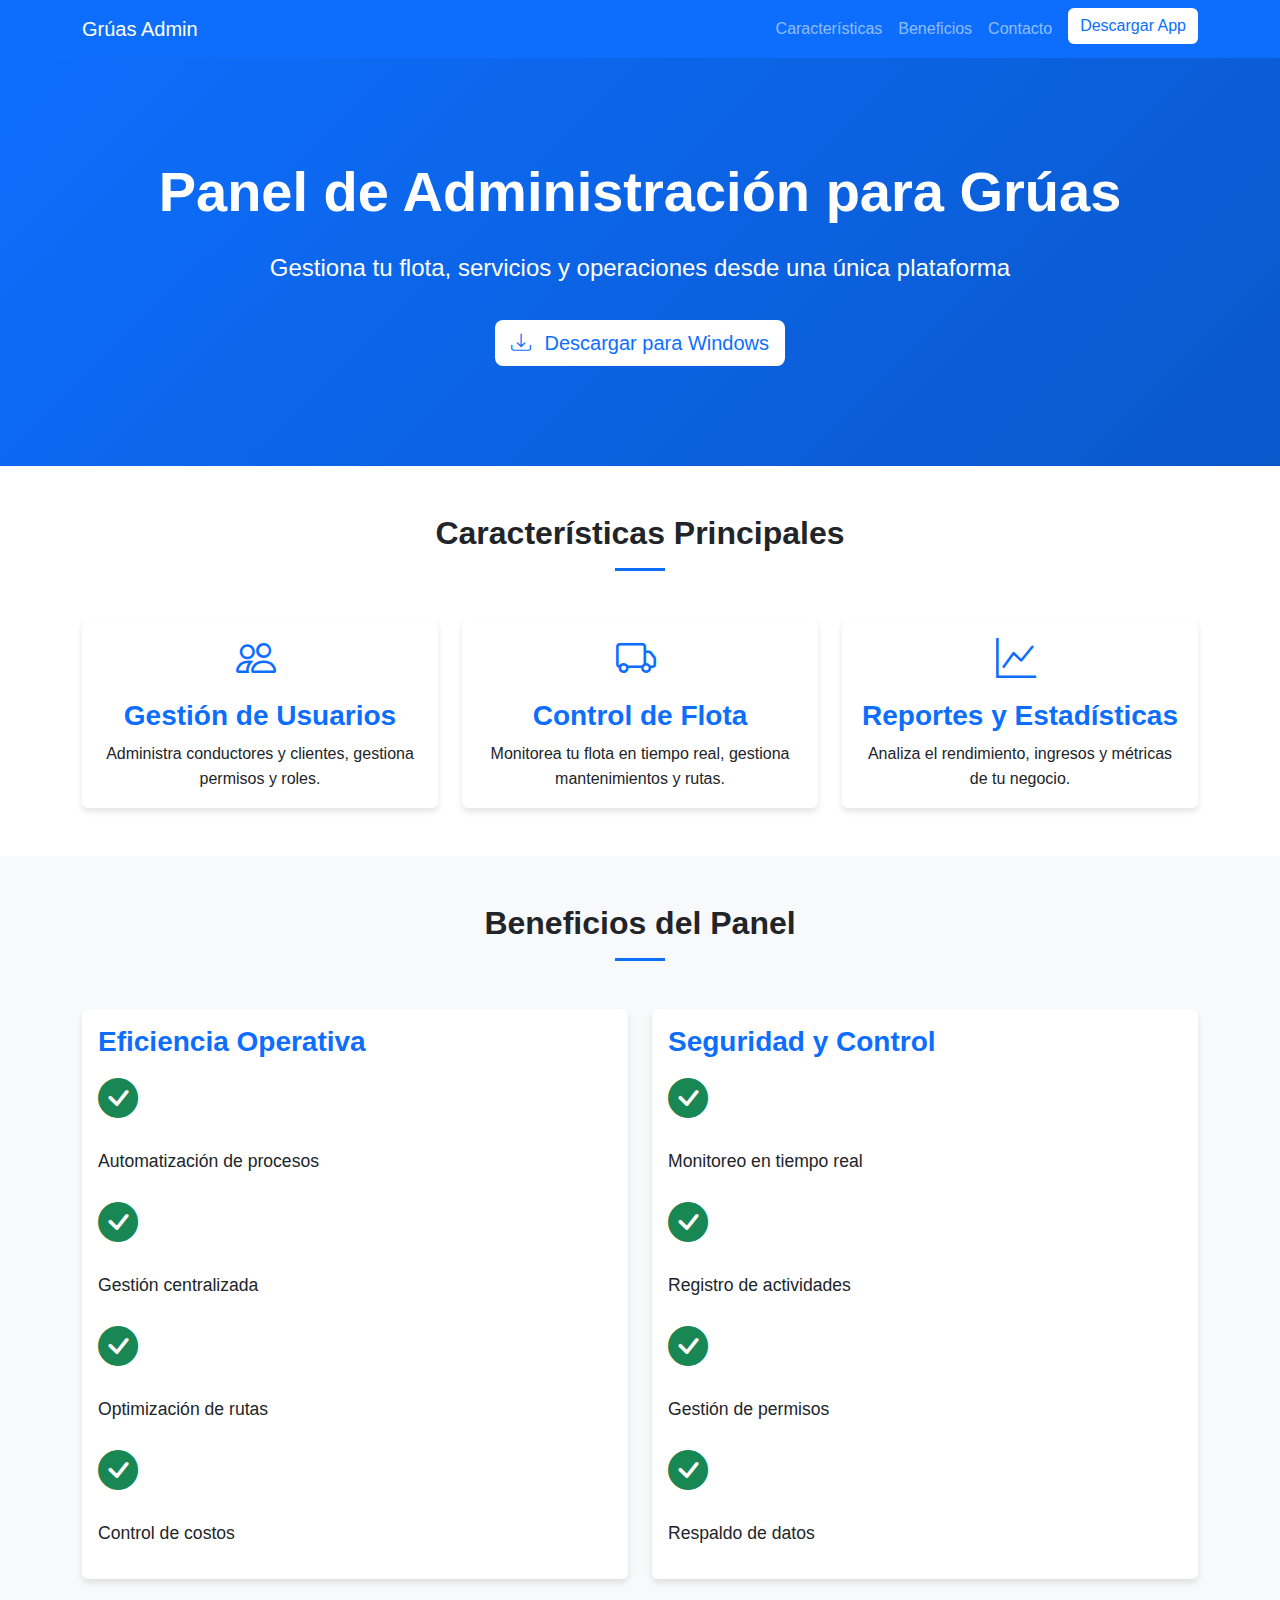
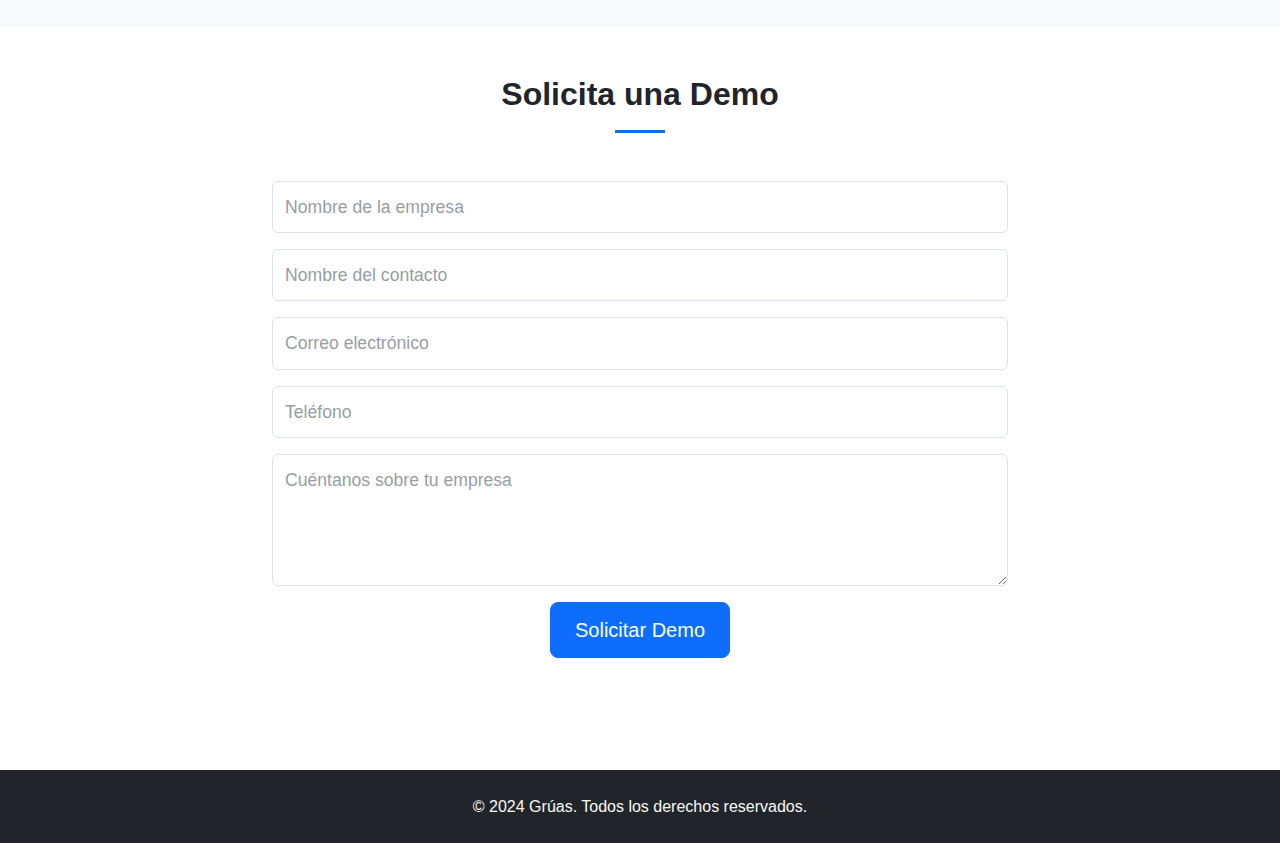
<file: gruas_landing_admin/index.html>
<!DOCTYPE html>
<html lang="es">
<head>
    <meta charset="UTF-8">
    <meta name="viewport" content="width=device-width, initial-scale=1.0">
    <title>Grúas - Panel de Administración</title>
    <link href="https://cdn.jsdelivr.net/npm/bootstrap@5.3.0/dist/css/bootstrap.min.css" rel="stylesheet">
    <link rel="stylesheet" href="https://cdn.jsdelivr.net/npm/bootstrap-icons@1.7.2/font/bootstrap-icons.css">
    <link rel="stylesheet" href="styles.css">
</head>
<body>
    <!-- Navbar -->
    <nav class="navbar navbar-expand-lg navbar-dark bg-primary">
        <div class="container">
            <a class="navbar-brand" href="#">Grúas Admin</a>
            <button class="navbar-toggler" type="button" data-bs-toggle="collapse" data-bs-target="#navbarNav">
                <span class="navbar-toggler-icon"></span>
            </button>
            <div class="collapse navbar-collapse" id="navbarNav">
                <ul class="navbar-nav ms-auto">
                    <li class="nav-item">
                        <a class="nav-link" href="#caracteristicas">Características</a>
                    </li>
                    <li class="nav-item">
                        <a class="nav-link" href="#beneficios">Beneficios</a>
                    </li>
                    <li class="nav-item">
                        <a class="nav-link" href="#contacto">Contacto</a>
                    </li>
                    <li class="nav-item">
                        <a class="btn btn-light ms-2" href="#descargar">Descargar App</a>
                    </li>
                </ul>
            </div>
        </div>
    </nav>

    <!-- Hero Section -->
    <section class="hero text-center">
        <div class="container">
            <h1>Panel de Administración para Grúas</h1>
            <p class="lead">Gestiona tu flota, servicios y operaciones desde una única plataforma</p>
            <div class="mt-4">
                <a href="#" class="btn btn-light btn-lg">
                    <i class="bi bi-download"></i> Descargar para Windows
                </a>
            </div>
        </div>
    </section>

    <!-- Características Section -->
    <section id="caracteristicas" class="py-5">
        <div class="container">
            <h2 class="text-center mb-5">Características Principales</h2>
            <div class="row g-4">
                <div class="col-md-4">
                    <div class="card h-100">
                        <div class="card-body text-center">
                            <i class="bi bi-people text-primary display-4"></i>
                            <h3 class="card-title mt-3">Gestión de Usuarios</h3>
                            <p class="card-text">Administra conductores y clientes, gestiona permisos y roles.</p>
                        </div>
                    </div>
                </div>
                <div class="col-md-4">
                    <div class="card h-100">
                        <div class="card-body text-center">
                            <i class="bi bi-truck text-primary display-4"></i>
                            <h3 class="card-title mt-3">Control de Flota</h3>
                            <p class="card-text">Monitorea tu flota en tiempo real, gestiona mantenimientos y rutas.</p>
                        </div>
                    </div>
                </div>
                <div class="col-md-4">
                    <div class="card h-100">
                        <div class="card-body text-center">
                            <i class="bi bi-graph-up text-primary display-4"></i>
                            <h3 class="card-title mt-3">Reportes y Estadísticas</h3>
                            <p class="card-text">Analiza el rendimiento, ingresos y métricas de tu negocio.</p>
                        </div>
                    </div>
                </div>
            </div>
        </div>
    </section>

    <!-- Beneficios Section -->
    <section id="beneficios" class="py-5 bg-light">
        <div class="container">
            <h2 class="text-center mb-5">Beneficios del Panel</h2>
            <div class="row g-4">
                <div class="col-md-6">
                    <div class="card h-100">
                        <div class="card-body">
                            <h3 class="card-title">Eficiencia Operativa</h3>
                            <ul class="list-unstyled">
                                <li><i class="bi bi-check-circle-fill text-success"></i> Automatización de procesos</li>
                                <li><i class="bi bi-check-circle-fill text-success"></i> Gestión centralizada</li>
                                <li><i class="bi bi-check-circle-fill text-success"></i> Optimización de rutas</li>
                                <li><i class="bi bi-check-circle-fill text-success"></i> Control de costos</li>
                            </ul>
                        </div>
                    </div>
                </div>
                <div class="col-md-6">
                    <div class="card h-100">
                        <div class="card-body">
                            <h3 class="card-title">Seguridad y Control</h3>
                            <ul class="list-unstyled">
                                <li><i class="bi bi-check-circle-fill text-success"></i> Monitoreo en tiempo real</li>
                                <li><i class="bi bi-check-circle-fill text-success"></i> Registro de actividades</li>
                                <li><i class="bi bi-check-circle-fill text-success"></i> Gestión de permisos</li>
                                <li><i class="bi bi-check-circle-fill text-success"></i> Respaldo de datos</li>
                            </ul>
                        </div>
                    </div>
                </div>
            </div>
        </div>
    </section>

    <!-- Contacto Section -->
    <section id="contacto" class="py-5">
        <div class="container">
            <h2 class="text-center mb-5">Solicita una Demo</h2>
            <div class="row justify-content-center">
                <div class="col-md-8">
                    <form>
                        <div class="mb-3">
                            <input type="text" class="form-control" placeholder="Nombre de la empresa">
                        </div>
                        <div class="mb-3">
                            <input type="text" class="form-control" placeholder="Nombre del contacto">
                        </div>
                        <div class="mb-3">
                            <input type="email" class="form-control" placeholder="Correo electrónico">
                        </div>
                        <div class="mb-3">
                            <input type="tel" class="form-control" placeholder="Teléfono">
                        </div>
                        <div class="mb-3">
                            <textarea class="form-control" rows="4" placeholder="Cuéntanos sobre tu empresa"></textarea>
                        </div>
                        <div class="text-center">
                            <button type="submit" class="btn btn-primary btn-lg">Solicitar Demo</button>
                        </div>
                    </form>
                </div>
            </div>
        </div>
    </section>

    <!-- Footer -->
    <footer class="bg-dark text-light py-4">
        <div class="container text-center">
            <p class="mb-0">&copy; 2024 Grúas. Todos los derechos reservados.</p>
        </div>
    </footer>

    <script src="https://cdn.jsdelivr.net/npm/bootstrap@5.3.0/dist/js/bootstrap.bundle.min.js"></script>
</body>
</html>
</file>
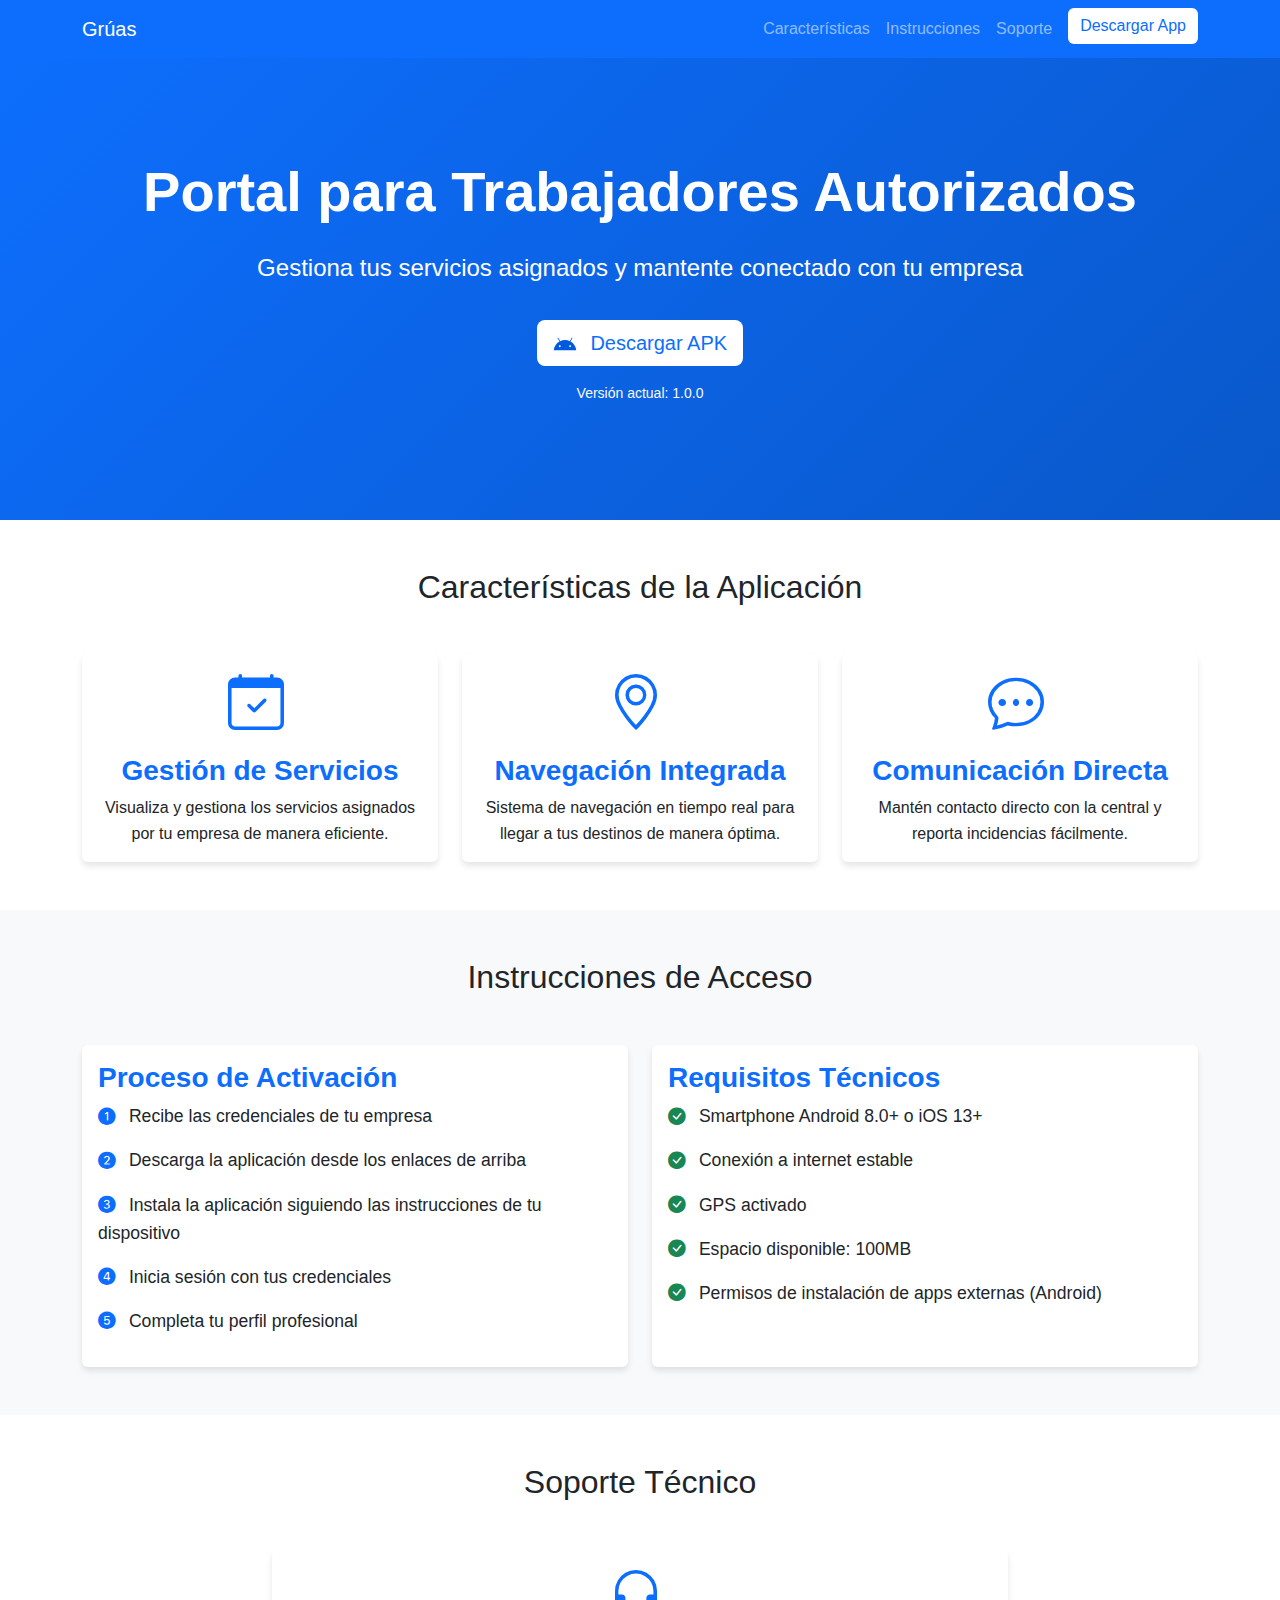
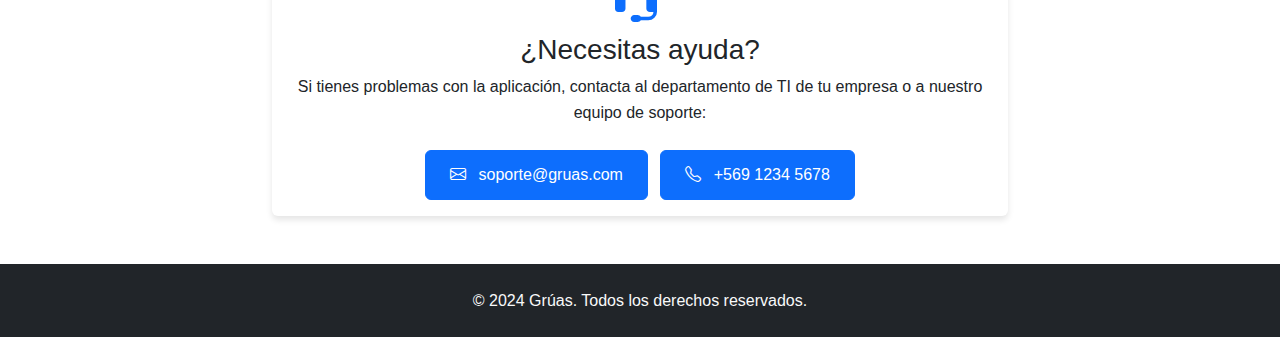
<file: gruas_landing_worker/index.html>
<!DOCTYPE html>
<html lang="es">
<head>
    <meta charset="UTF-8">
    <meta name="viewport" content="width=device-width, initial-scale=1.0">
    <title>Grúas - Portal de Trabajadores</title>
    <link href="https://cdn.jsdelivr.net/npm/bootstrap@5.3.0/dist/css/bootstrap.min.css" rel="stylesheet">
    <link rel="stylesheet" href="https://cdn.jsdelivr.net/npm/bootstrap-icons@1.7.2/font/bootstrap-icons.css">
    <link rel="stylesheet" href="styles.css">
</head>
<body>
    <!-- Navbar -->
    <nav class="navbar navbar-expand-lg navbar-dark bg-primary">
        <div class="container">
            <a class="navbar-brand" href="#">Grúas</a>
            <button class="navbar-toggler" type="button" data-bs-toggle="collapse" data-bs-target="#navbarNav">
                <span class="navbar-toggler-icon"></span>
            </button>
            <div class="collapse navbar-collapse" id="navbarNav">
                <ul class="navbar-nav ms-auto">
                    <li class="nav-item">
                        <a class="nav-link" href="#caracteristicas">Características</a>
                    </li>
                    <li class="nav-item">
                        <a class="nav-link" href="#instrucciones">Instrucciones</a>
                    </li>
                    <li class="nav-item">
                        <a class="nav-link" href="#soporte">Soporte</a>
                    </li>
                    <li class="nav-item">
                        <a class="btn btn-light ms-2" href="#descargar">Descargar App</a>
                    </li>
                </ul>
            </div>
        </div>
    </nav>

    <!-- Hero Section -->
    <section class="hero text-center">
        <div class="container">
            <h1>Portal para Trabajadores Autorizados</h1>
            <p class="lead">Gestiona tus servicios asignados y mantente conectado con tu empresa</p>
            <div class="mt-4">
                <a href="downloads/gruas-worker.apk" class="btn btn-light btn-lg">
                    <img src="icons/android.svg" alt="Android" style="width:24px;height:24px;vertical-align:middle;margin-right:8px;filter: invert(32%) sepia(99%) saturate(7496%) hue-rotate(210deg) brightness(98%) contrast(101%);"> Descargar APK
                </a>
            </div>
            <p class="mt-3 text-light small">Versión actual: 1.0.0</p>
        </div>
    </section>

    <!-- Características Section -->
    <section id="caracteristicas" class="py-5">
        <div class="container">
            <h2 class="text-center mb-5">Características de la Aplicación</h2>
            <div class="row g-4">
                <div class="col-md-4">
                    <div class="card h-100">
                        <div class="card-body text-center">
                            <i class="bi bi-calendar-check text-primary display-4"></i>
                            <h3 class="card-title mt-3">Gestión de Servicios</h3>
                            <p class="card-text">Visualiza y gestiona los servicios asignados por tu empresa de manera eficiente.</p>
                        </div>
                    </div>
                </div>
                <div class="col-md-4">
                    <div class="card h-100">
                        <div class="card-body text-center">
                            <i class="bi bi-geo-alt text-primary display-4"></i>
                            <h3 class="card-title mt-3">Navegación Integrada</h3>
                            <p class="card-text">Sistema de navegación en tiempo real para llegar a tus destinos de manera óptima.</p>
                        </div>
                    </div>
                </div>
                <div class="col-md-4">
                    <div class="card h-100">
                        <div class="card-body text-center">
                            <i class="bi bi-chat-dots text-primary display-4"></i>
                            <h3 class="card-title mt-3">Comunicación Directa</h3>
                            <p class="card-text">Mantén contacto directo con la central y reporta incidencias fácilmente.</p>
                        </div>
                    </div>
                </div>
            </div>
        </div>
    </section>

    <!-- Instrucciones Section -->
    <section id="instrucciones" class="py-5 bg-light">
        <div class="container">
            <h2 class="text-center mb-5">Instrucciones de Acceso</h2>
            <div class="row g-4">
                <div class="col-md-6">
                    <div class="card h-100">
                        <div class="card-body">
                            <h3 class="card-title">Proceso de Activación</h3>
                            <ul class="list-unstyled">
                                <li><i class="bi bi-1-circle-fill text-primary"></i> Recibe las credenciales de tu empresa</li>
                                <li><i class="bi bi-2-circle-fill text-primary"></i> Descarga la aplicación desde los enlaces de arriba</li>
                                <li><i class="bi bi-3-circle-fill text-primary"></i> Instala la aplicación siguiendo las instrucciones de tu dispositivo</li>
                                <li><i class="bi bi-4-circle-fill text-primary"></i> Inicia sesión con tus credenciales</li>
                                <li><i class="bi bi-5-circle-fill text-primary"></i> Completa tu perfil profesional</li>
                            </ul>
                        </div>
                    </div>
                </div>
                <div class="col-md-6">
                    <div class="card h-100">
                        <div class="card-body">
                            <h3 class="card-title">Requisitos Técnicos</h3>
                            <ul class="list-unstyled">
                                <li><i class="bi bi-check-circle-fill text-success"></i> Smartphone Android 8.0+ o iOS 13+</li>
                                <li><i class="bi bi-check-circle-fill text-success"></i> Conexión a internet estable</li>
                                <li><i class="bi bi-check-circle-fill text-success"></i> GPS activado</li>
                                <li><i class="bi bi-check-circle-fill text-success"></i> Espacio disponible: 100MB</li>
                                <li><i class="bi bi-check-circle-fill text-success"></i> Permisos de instalación de apps externas (Android)</li>
                            </ul>
                        </div>
                    </div>
                </div>
            </div>
        </div>
    </section>

    <!-- Soporte Section -->
    <section id="soporte" class="py-5">
        <div class="container">
            <h2 class="text-center mb-5">Soporte Técnico</h2>
            <div class="row justify-content-center">
                <div class="col-md-8">
                    <div class="card">
                        <div class="card-body text-center">
                            <i class="bi bi-headset display-4 text-primary mb-3"></i>
                            <h3>¿Necesitas ayuda?</h3>
                            <p>Si tienes problemas con la aplicación, contacta al departamento de TI de tu empresa o a nuestro equipo de soporte:</p>
                            <div class="mt-4">
                                <a href="mailto:soporte@gruas.com" class="btn btn-primary me-2">
                                    <i class="bi bi-envelope"></i> soporte@gruas.com
                                </a>
                                <a href="tel:+56912345678" class="btn btn-primary">
                                    <i class="bi bi-telephone"></i> +569 1234 5678
                                </a>
                            </div>
                        </div>
                    </div>
                </div>
            </div>
        </div>
    </section>

    <!-- Footer -->
    <footer class="bg-dark text-light py-4">
        <div class="container text-center">
            <p class="mb-0">&copy; 2024 Grúas. Todos los derechos reservados.</p>
        </div>
    </footer>

    <script src="https://cdn.jsdelivr.net/npm/bootstrap@5.3.0/dist/js/bootstrap.bundle.min.js"></script>
</body>
</html>
</file>
<file: gruas_landing_admin/styles.css>
/* Estilos generales */
:root {
    --primary-color: #0d6efd;
    --secondary-color: #6c757d;
    --light-color: #f8f9fa;
    --dark-color: #212529;
}

body {
    font-family: 'Segoe UI', Tahoma, Geneva, Verdana, sans-serif;
    line-height: 1.6;
}

/* Hero Section */
.hero {
    background: linear-gradient(135deg, var(--primary-color), #0a58ca);
    color: white;
    padding: 100px 0;
}

.hero h1 {
    font-size: 3.5rem;
    font-weight: 700;
    margin-bottom: 1.5rem;
}

.hero .lead {
    font-size: 1.5rem;
    margin-bottom: 2rem;
}

/* Cards */
.card {
    border: none;
    box-shadow: 0 4px 6px rgba(0, 0, 0, 0.1);
    transition: transform 0.3s ease;
}

.card:hover {
    transform: translateY(-5px);
}

.card-title {
    color: var(--primary-color);
    font-weight: 600;
}

/* List Items */
.list-unstyled li {
    margin-bottom: 1rem;
    font-size: 1.1rem;
}

.list-unstyled i {
    margin-right: 0.5rem;
}

/* Buttons */
.btn-primary {
    padding: 0.75rem 1.5rem;
    font-weight: 500;
}

.btn-primary:hover {
    transform: translateY(-2px);
    box-shadow: 0 4px 8px rgba(0, 0, 0, 0.2);
}

.btn-light {
    background-color: white;
    color: var(--primary-color);
    border: none;
}

.btn-light:hover {
    background-color: #f8f9fa;
    color: var(--primary-color);
    transform: translateY(-2px);
    box-shadow: 0 4px 8px rgba(0, 0, 0, 0.1);
}

/* Icons */
.bi {
    margin-right: 0.5rem;
}

.text-primary {
    color: var(--primary-color) !important;
}

/* Form */
.form-control {
    padding: 0.75rem;
    border: 1px solid #dee2e6;
    font-size: 1.1rem;
}

.form-control:focus {
    border-color: var(--primary-color);
    box-shadow: 0 0 0 0.2rem rgba(13, 110, 253, 0.25);
}

/* Responsive */
@media (max-width: 768px) {
    .hero h1 {
        font-size: 2.5rem;
    }
    
    .hero .lead {
        font-size: 1.25rem;
    }
    
    .hero {
        padding: 50px 0;
    }
    
    .card-title {
        font-size: 1.5rem;
    }
}

/* Animations */
@keyframes fadeIn {
    from {
        opacity: 0;
        transform: translateY(20px);
    }
    to {
        opacity: 1;
        transform: translateY(0);
    }
}

.hero > * {
    animation: fadeIn 1s ease-out;
}

.card {
    animation: fadeIn 0.5s ease-out;
    animation-fill-mode: both;
}

.card:nth-child(2) {
    animation-delay: 0.2s;
}

.card:nth-child(3) {
    animation-delay: 0.4s;
}

/* Section Headers */
section h2 {
    color: var(--dark-color);
    font-weight: 700;
    margin-bottom: 3rem;
    position: relative;
}

section h2:after {
    content: '';
    display: block;
    width: 50px;
    height: 3px;
    background: var(--primary-color);
    margin: 1rem auto;
}

/* Card Icons */
.card .bi {
    font-size: 2.5rem;
    margin-bottom: 1rem;
    display: block;
}

/* Form Labels */
.form-control::placeholder {
    color: var(--secondary-color);
    opacity: 0.7;
}

/* Footer */
footer {
    margin-top: 4rem;
}
</file>
<file: gruas_landing_worker/styles.css>
/* Estilos generales */
:root {
    --primary-color: #0d6efd;
    --secondary-color: #6c757d;
    --light-color: #f8f9fa;
    --dark-color: #212529;
}

body {
    font-family: 'Segoe UI', Tahoma, Geneva, Verdana, sans-serif;
    line-height: 1.6;
}

/* Hero Section */
.hero {
    background: linear-gradient(135deg, var(--primary-color), #0a58ca);
    color: white;
    padding: 100px 0;
}

.hero h1 {
    font-size: 3.5rem;
    font-weight: 700;
    margin-bottom: 1.5rem;
}

.hero .lead {
    font-size: 1.5rem;
    margin-bottom: 2rem;
}

/* Cards */
.card {
    border: none;
    box-shadow: 0 4px 6px rgba(0, 0, 0, 0.1);
    transition: transform 0.3s ease;
}

.card:hover {
    transform: translateY(-5px);
}

.card-title {
    color: var(--primary-color);
    font-weight: 600;
}

/* List Items */
.list-unstyled li {
    margin-bottom: 1rem;
    font-size: 1.1rem;
}

.list-unstyled i {
    margin-right: 0.5rem;
}

/* Buttons */
.btn-primary {
    padding: 0.75rem 1.5rem;
    font-weight: 500;
}

.btn-primary:hover {
    transform: translateY(-2px);
    box-shadow: 0 4px 8px rgba(0, 0, 0, 0.2);
}

.btn-light {
    background-color: white;
    color: var(--primary-color);
    border: none;
}

.btn-light:hover {
    background-color: #f8f9fa;
    color: var(--primary-color);
    transform: translateY(-2px);
    box-shadow: 0 4px 8px rgba(0, 0, 0, 0.1);
}

/* Icons */
.bi {
    margin-right: 0.5rem;
}

.text-primary {
    color: var(--primary-color) !important;
}

/* Form */
.form-control {
    padding: 0.75rem;
    border: 1px solid #dee2e6;
    font-size: 1.1rem;
}

.form-control:focus {
    border-color: var(--primary-color);
    box-shadow: 0 0 0 0.2rem rgba(13, 110, 253, 0.25);
}

/* Responsive */
@media (max-width: 768px) {
    .hero h1 {
        font-size: 2.5rem;
    }
    
    .hero .lead {
        font-size: 1.25rem;
    }
    
    .hero {
        padding: 50px 0;
    }
    
    .card-title {
        font-size: 1.5rem;
    }
}

/* Animations */
@keyframes fadeIn {
    from {
        opacity: 0;
        transform: translateY(20px);
    }
    to {
        opacity: 1;
        transform: translateY(0);
    }
}

.hero > * {
    animation: fadeIn 1s ease-out;
}

.card {
    animation: fadeIn 0.5s ease-out;
    animation-fill-mode: both;
}

.card:nth-child(2) {
    animation-delay: 0.2s;
}

.card:nth-child(3) {
    animation-delay: 0.4s;
}
</file>
